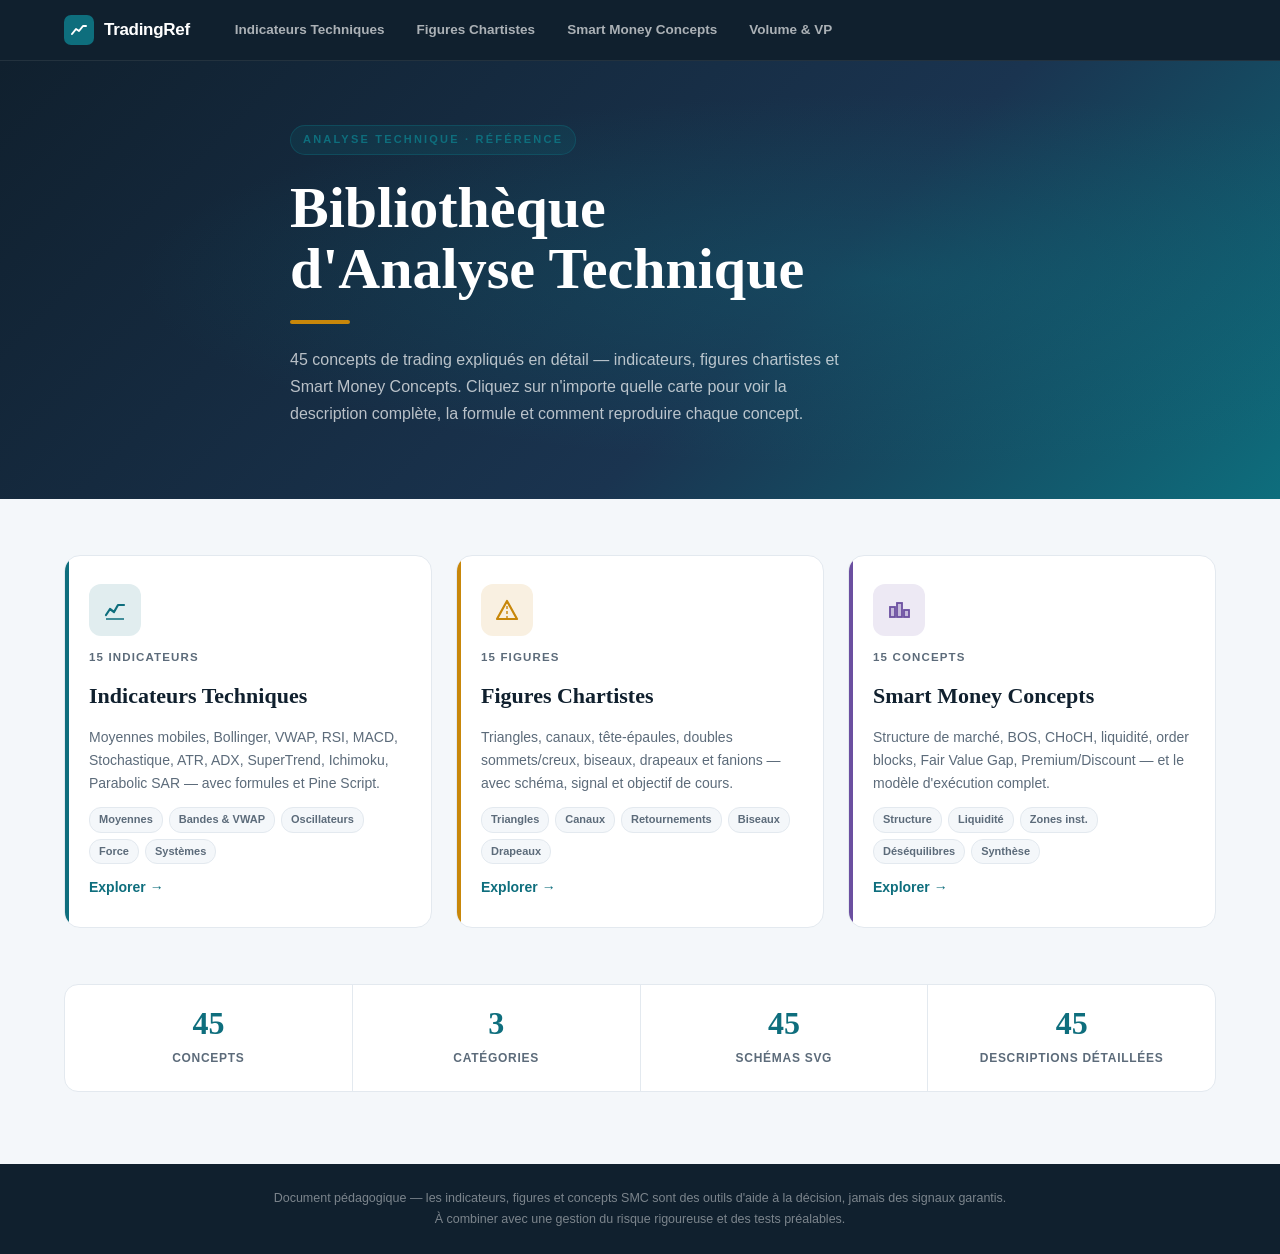
<file: index.html>
<!DOCTYPE html>
<html lang="fr">
<head>
  <meta charset="UTF-8">
  <meta name="viewport" content="width=device-width, initial-scale=1.0">
  <title>TradingRef — Bibliothèque d'Analyse Technique</title>
  <link rel="stylesheet" href="css/style.css">
</head>
<body>
  <nav class="nav">
    <div class="nav-inner">
      <a href="index.html" class="nav-logo">
        <div class="nav-logo-icon">
          <svg width="16" height="16" viewBox="0 0 16 16" fill="none"><polyline points="1,12 5,7 8,9 12,4 15,4" stroke="#fff" stroke-width="2" stroke-linecap="round" stroke-linejoin="round"/></svg>
        </div>
        TradingRef
      </a>
      <div class="nav-links">
        <a href="indicateurs.html" class="nav-link">Indicateurs Techniques</a>
        <a href="figures.html" class="nav-link">Figures Chartistes</a>
        <a href="smc.html" class="nav-link">Smart Money Concepts</a>
        <a href="volume.html" class="nav-link">Volume &amp; VP</a>
      </div>
    </div>
  </nav>

  <header class="hero">
    <div class="hero-inner">
      <div class="hero-badge">ANALYSE TECHNIQUE &middot; RÉFÉRENCE</div>
      <h1 class="hero-title">Bibliothèque<br>d'Analyse Technique</h1>
      <div class="hero-rule"></div>
      <p class="hero-sub">45 concepts de trading expliqués en détail — indicateurs, figures chartistes et Smart Money Concepts. Cliquez sur n'importe quelle carte pour voir la description complète, la formule et comment reproduire chaque concept.</p>
    </div>
  </header>

  <main class="main">
    <div class="category-grid">
      <a href="indicateurs.html" class="category-card">
        <div class="cat-icon cat-icon--teal">
          <svg width="24" height="24" viewBox="0 0 24 24" fill="none"><polyline points="3,17 7,11 11,14 15,7 21,7" stroke="#0E6E7D" stroke-width="2.2" stroke-linecap="round" stroke-linejoin="round"/><line x1="3" y1="21" x2="21" y2="21" stroke="#0E6E7D" stroke-width="1.5"/></svg>
        </div>
        <div class="cat-count">15 indicateurs</div>
        <h2>Indicateurs Techniques</h2>
        <p>Moyennes mobiles, Bollinger, VWAP, RSI, MACD, Stochastique, ATR, ADX, SuperTrend, Ichimoku, Parabolic SAR — avec formules et Pine Script.</p>
        <div class="cat-sections">
          <span>Moyennes</span>
          <span>Bandes &amp; VWAP</span>
          <span>Oscillateurs</span>
          <span>Force</span>
          <span>Systèmes</span>
        </div>
        <span class="cat-cta">Explorer &rarr;</span>
      </a>

      <a href="figures.html" class="category-card">
        <div class="cat-icon cat-icon--amber">
          <svg width="24" height="24" viewBox="0 0 24 24" fill="none"><polygon points="12,3 22,21 2,21" stroke="#C8870A" stroke-width="2.2" stroke-linejoin="round" fill="none"/><line x1="12" y1="3" x2="12" y2="21" stroke="#C8870A" stroke-width="1.4" stroke-dasharray="3 2"/></svg>
        </div>
        <div class="cat-count">15 figures</div>
        <h2>Figures Chartistes</h2>
        <p>Triangles, canaux, tête-épaules, doubles sommets/creux, biseaux, drapeaux et fanions — avec schéma, signal et objectif de cours.</p>
        <div class="cat-sections">
          <span>Triangles</span>
          <span>Canaux</span>
          <span>Retournements</span>
          <span>Biseaux</span>
          <span>Drapeaux</span>
        </div>
        <span class="cat-cta">Explorer &rarr;</span>
      </a>

      <a href="smc.html" class="category-card">
        <div class="cat-icon cat-icon--vio">
          <svg width="24" height="24" viewBox="0 0 24 24" fill="none"><rect x="3" y="9" width="5" height="10" fill="#6B4FA0" fill-opacity="0.3" stroke="#6B4FA0" stroke-width="1.8"/><rect x="10" y="5" width="5" height="14" fill="#6B4FA0" fill-opacity="0.3" stroke="#6B4FA0" stroke-width="1.8"/><rect x="17" y="12" width="5" height="7" fill="#6B4FA0" fill-opacity="0.3" stroke="#6B4FA0" stroke-width="1.8"/></svg>
        </div>
        <div class="cat-count">15 concepts</div>
        <h2>Smart Money Concepts</h2>
        <p>Structure de marché, BOS, CHoCH, liquidité, order blocks, Fair Value Gap, Premium/Discount — et le modèle d'exécution complet.</p>
        <div class="cat-sections">
          <span>Structure</span>
          <span>Liquidité</span>
          <span>Zones inst.</span>
          <span>Déséquilibres</span>
          <span>Synthèse</span>
        </div>
        <span class="cat-cta">Explorer &rarr;</span>
      </a>
    </div>

    <div class="stats-bar">
      <div class="stat"><span class="stat-num">45</span><span class="stat-label">Concepts</span></div>
      <div class="stat"><span class="stat-num">3</span><span class="stat-label">Catégories</span></div>
      <div class="stat"><span class="stat-num">45</span><span class="stat-label">Schémas SVG</span></div>
      <div class="stat"><span class="stat-num">45</span><span class="stat-label">Descriptions détaillées</span></div>
    </div>
  </main>

  <footer class="footer">
    <p>Document pédagogique — les indicateurs, figures et concepts SMC sont des outils d'aide à la décision, jamais des signaux garantis.<br>À combiner avec une gestion du risque rigoureuse et des tests préalables.</p>
  </footer>
</body>
</html>
</file>
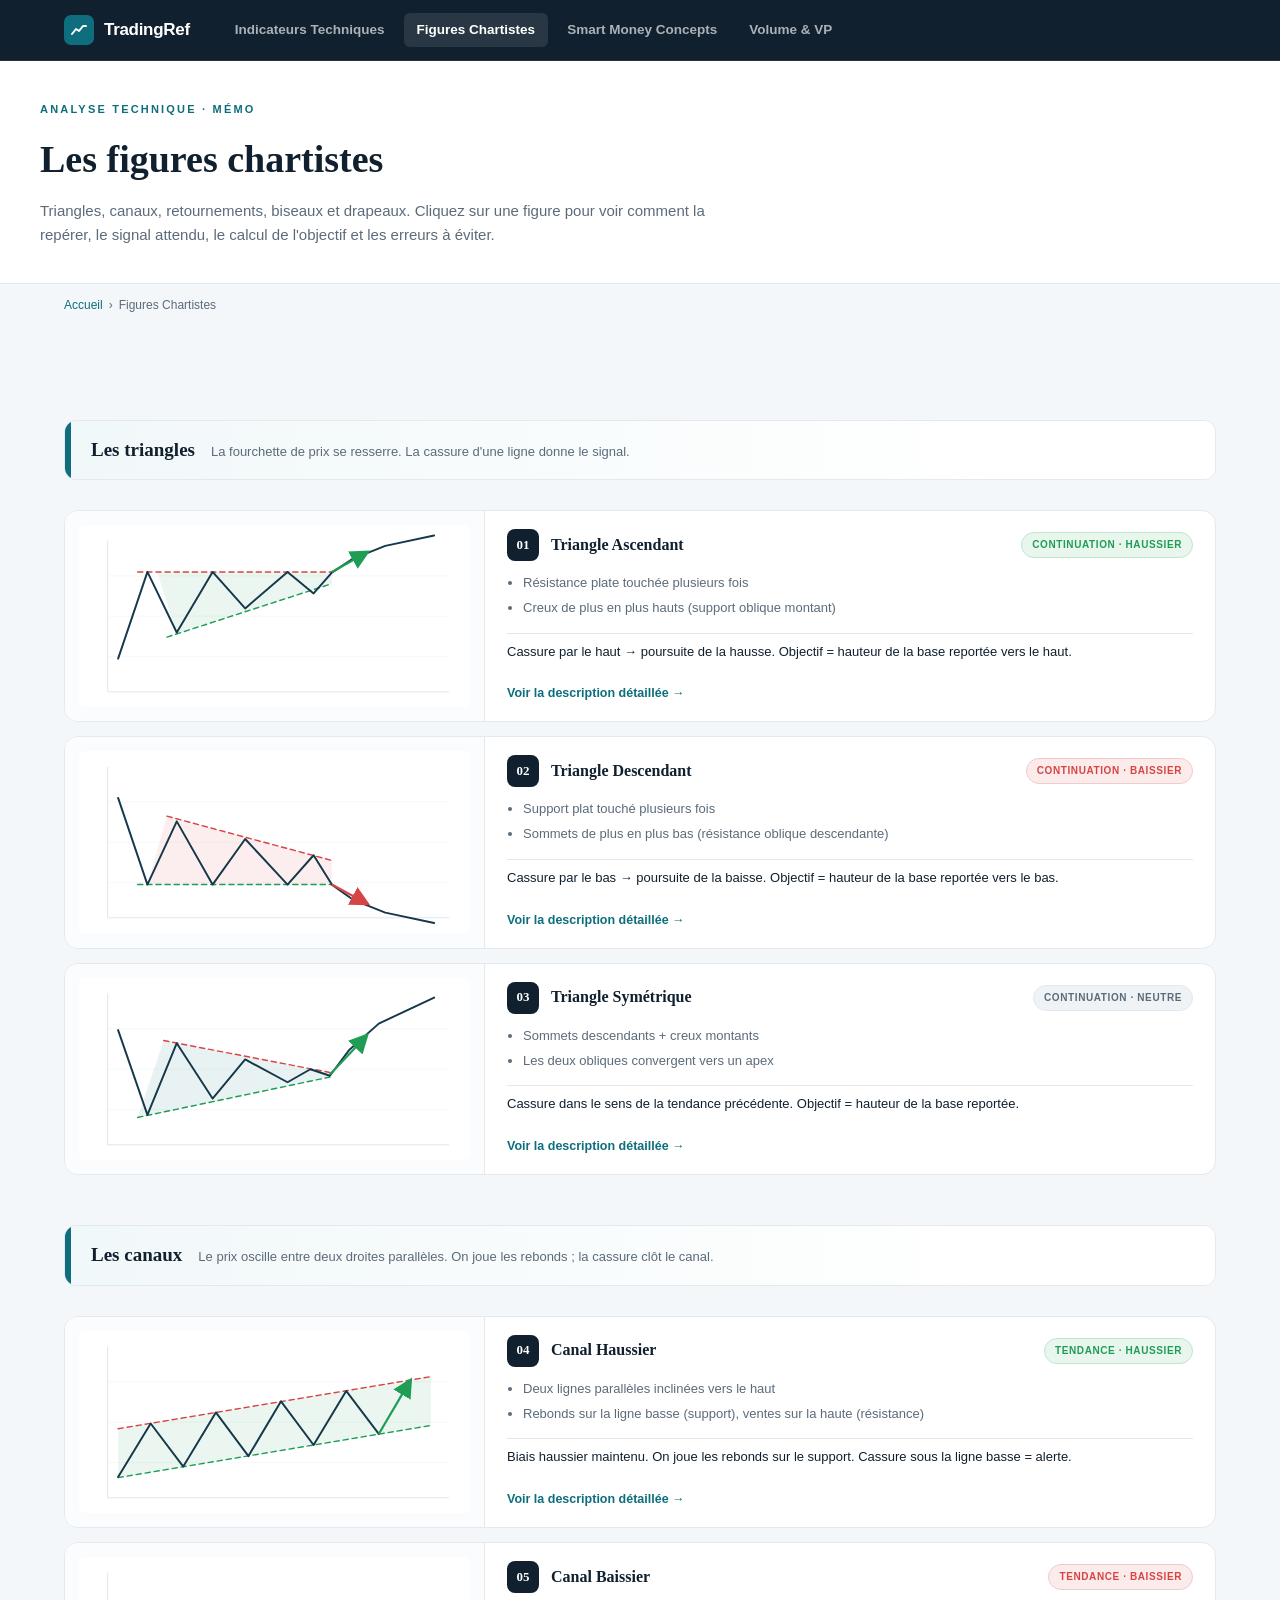
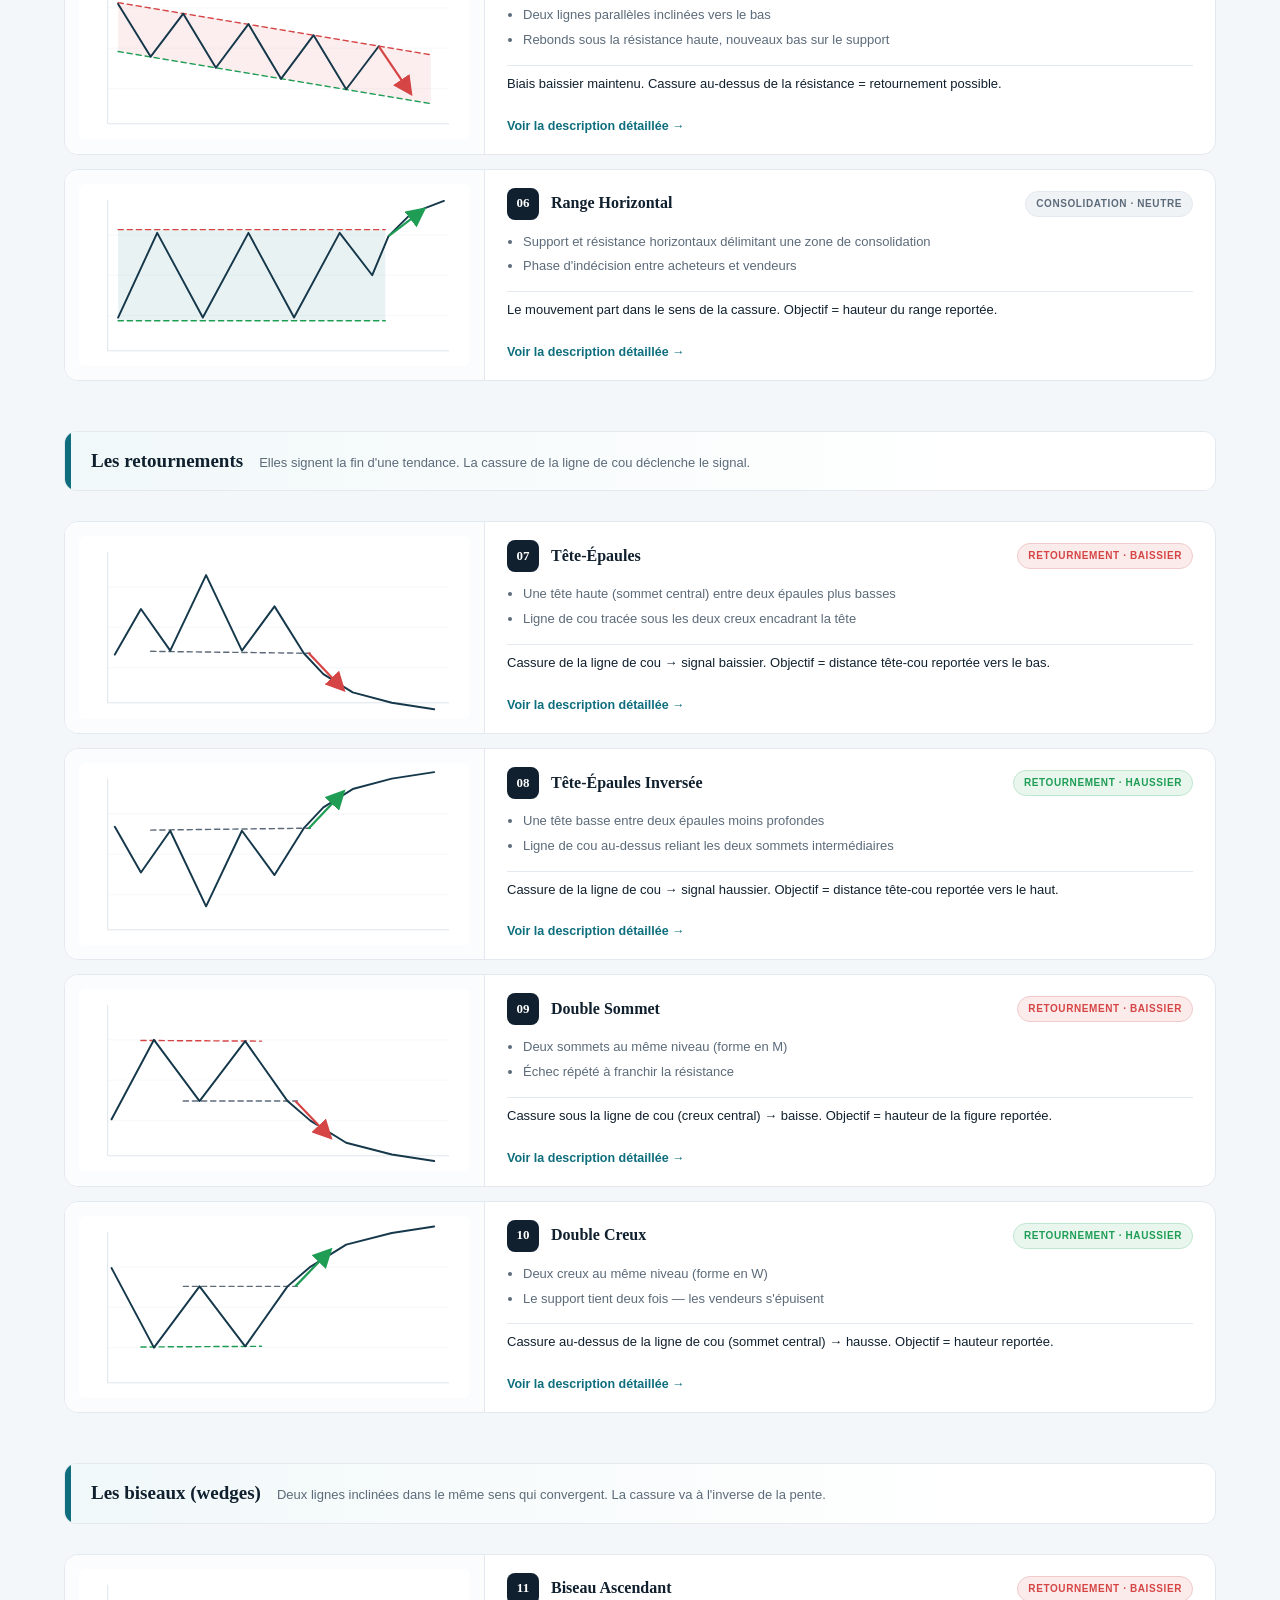
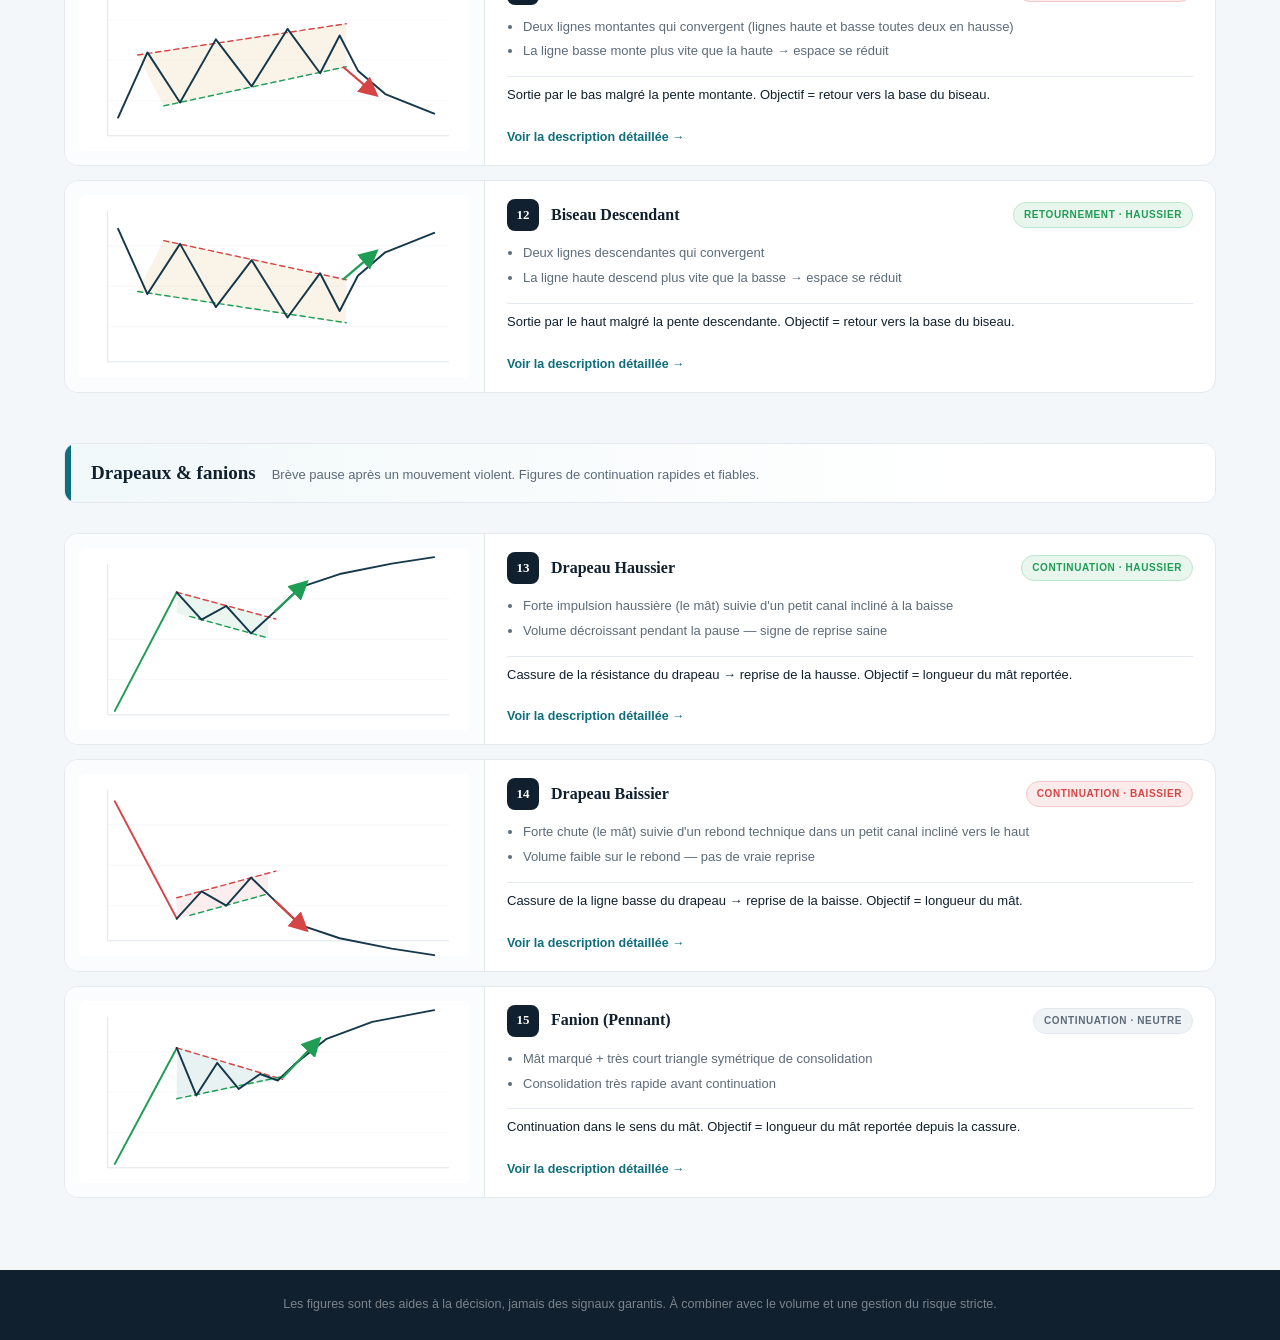
<file: figures.html>
<!DOCTYPE html>
<html lang="fr">
<head>
  <meta charset="UTF-8">
  <meta name="viewport" content="width=device-width, initial-scale=1.0">
  <title>Figures Chartistes — TradingRef</title>
  <link rel="stylesheet" href="css/style.css">
</head>
<body data-page="figures">
  <nav class="nav">
    <div class="nav-inner">
      <a href="index.html" class="nav-logo">
        <div class="nav-logo-icon">
          <svg width="16" height="16" viewBox="0 0 16 16" fill="none"><polyline points="1,12 5,7 8,9 12,4 15,4" stroke="#fff" stroke-width="2" stroke-linecap="round" stroke-linejoin="round"/></svg>
        </div>
        TradingRef
      </a>
      <div class="nav-links">
        <a href="indicateurs.html" class="nav-link">Indicateurs Techniques</a>
        <a href="figures.html" class="nav-link active">Figures Chartistes</a>
        <a href="smc.html" class="nav-link">Smart Money Concepts</a>
        <a href="volume.html" class="nav-link">Volume &amp; VP</a>
      </div>
    </div>
  </nav>

  <div class="page-header">
    <div class="page-header-inner">
      <div class="page-kicker">Analyse Technique &middot; Mémo</div>
      <h1>Les figures chartistes</h1>
      <p>Triangles, canaux, retournements, biseaux et drapeaux. Cliquez sur une figure pour voir comment la repérer, le signal attendu, le calcul de l'objectif et les erreurs à éviter.</p>
    </div>
  </div>

  <div class="breadcrumb">
    <a href="index.html">Accueil</a>
    <span>&rsaquo;</span>
    <span>Figures Chartistes</span>
  </div>

  <main class="main">
    <div class="cards-grid" id="cards"></div>
  </main>

  <footer class="footer">
    <p>Les figures sont des aides à la décision, jamais des signaux garantis. À combiner avec le volume et une gestion du risque stricte.</p>
  </footer>

  <!-- Modal -->
  <div class="modal-overlay" id="modal-overlay">
    <div class="modal" id="modal-body"></div>
  </div>

  <script src="js/charts.js"></script>
  <script src="js/data.js"></script>
  <script src="js/app.js"></script>
</body>
</html>
</file>
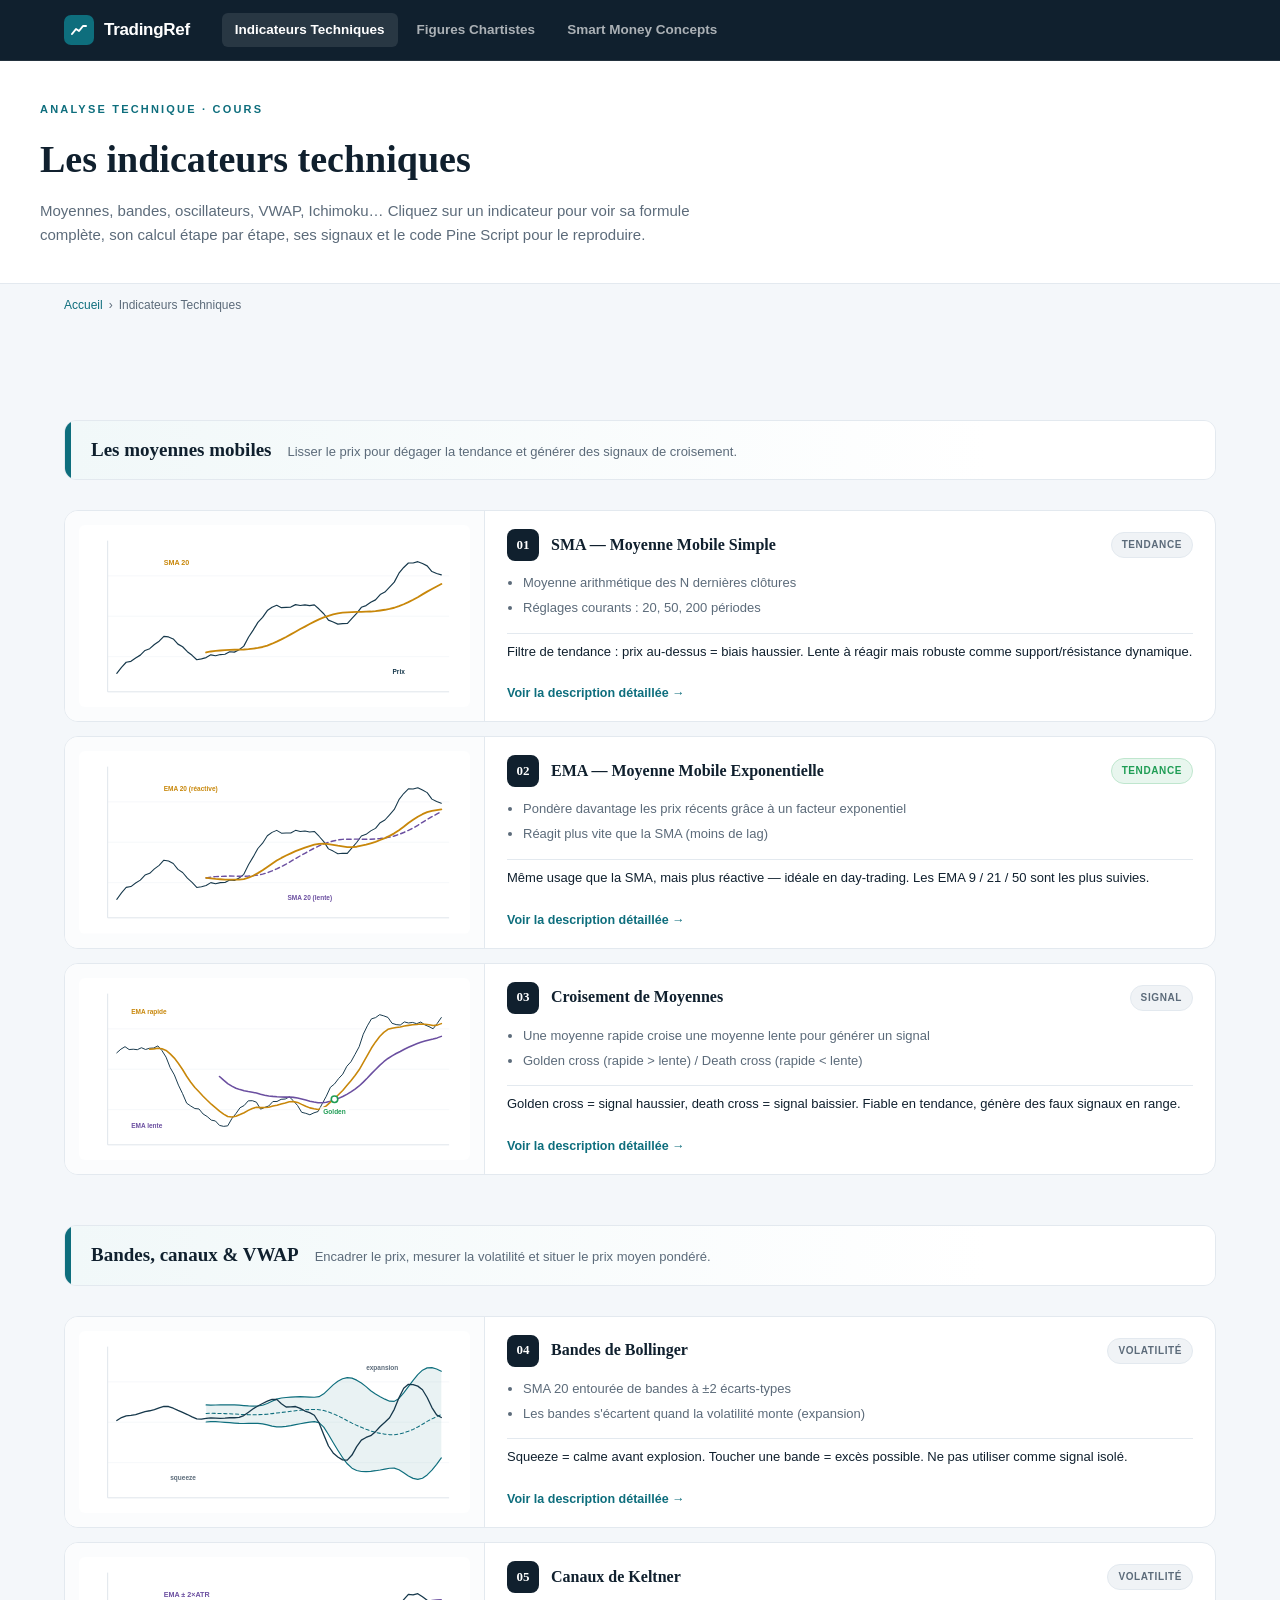
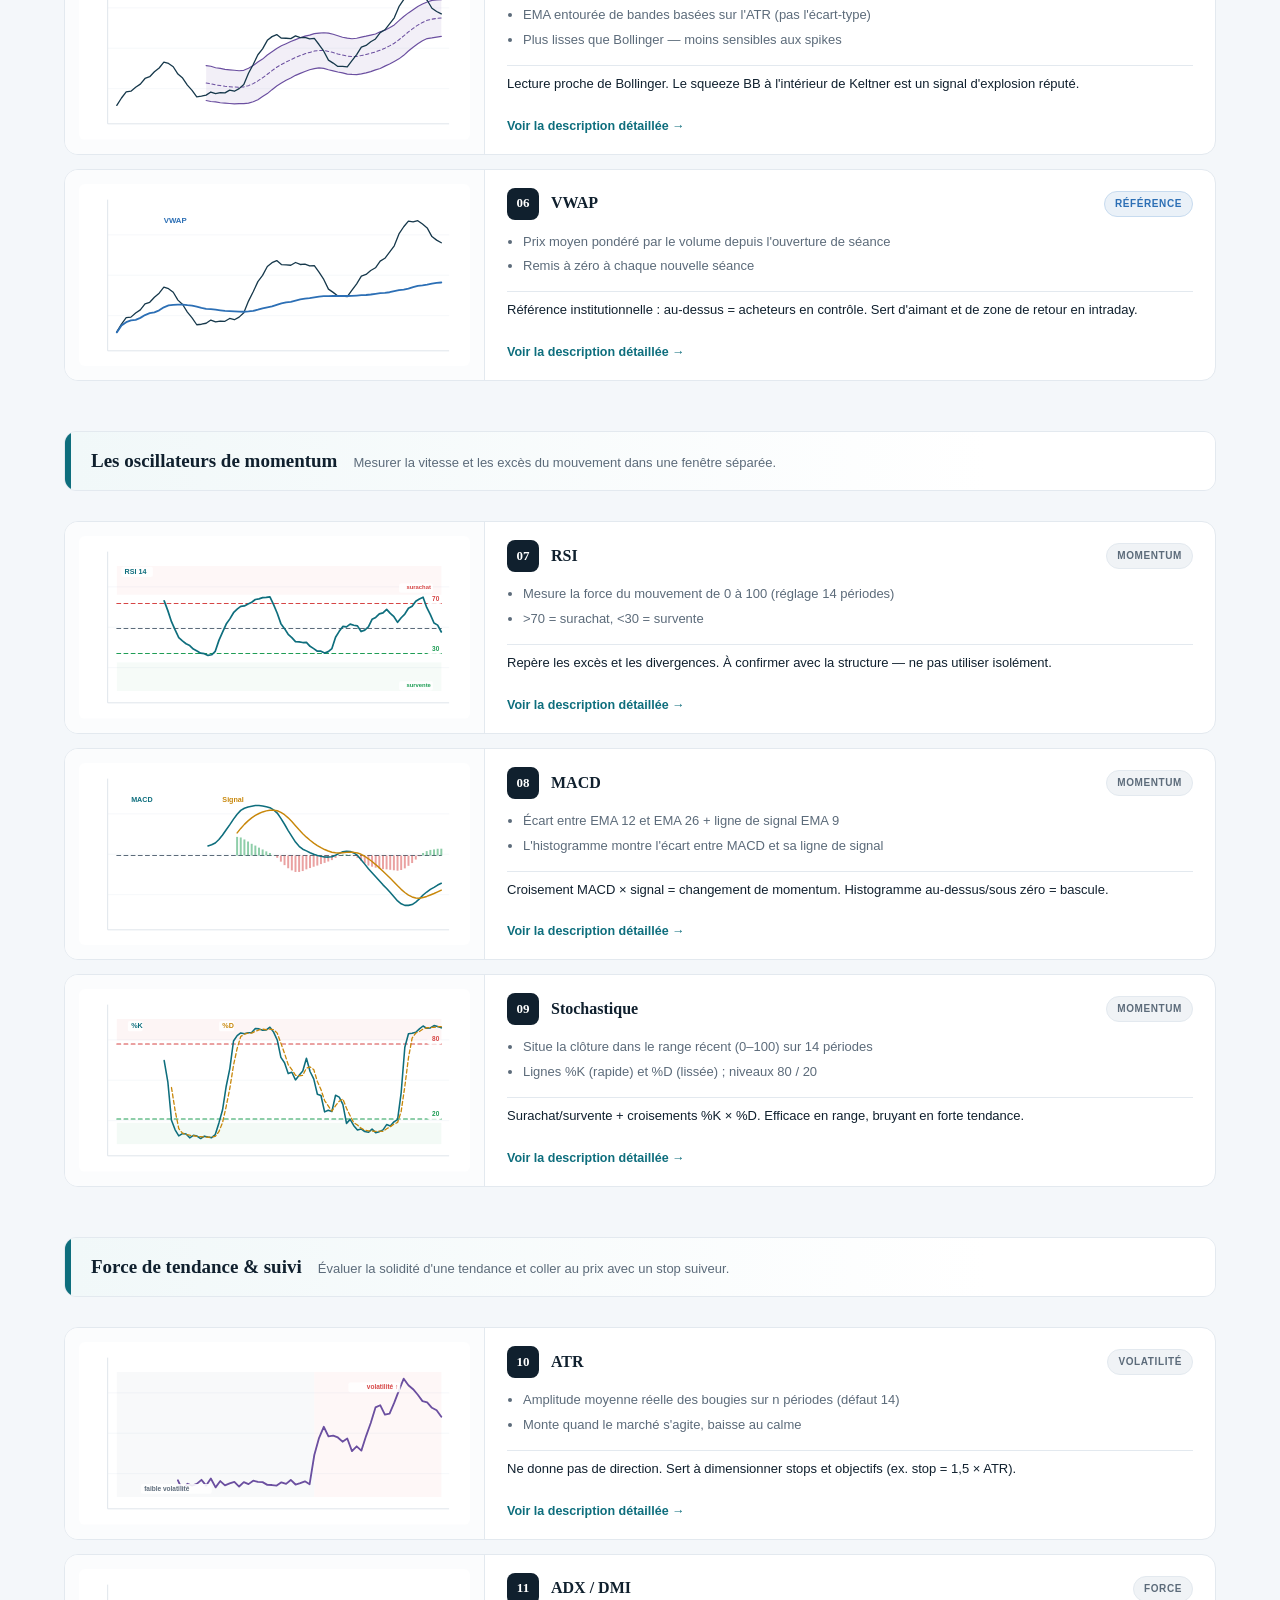
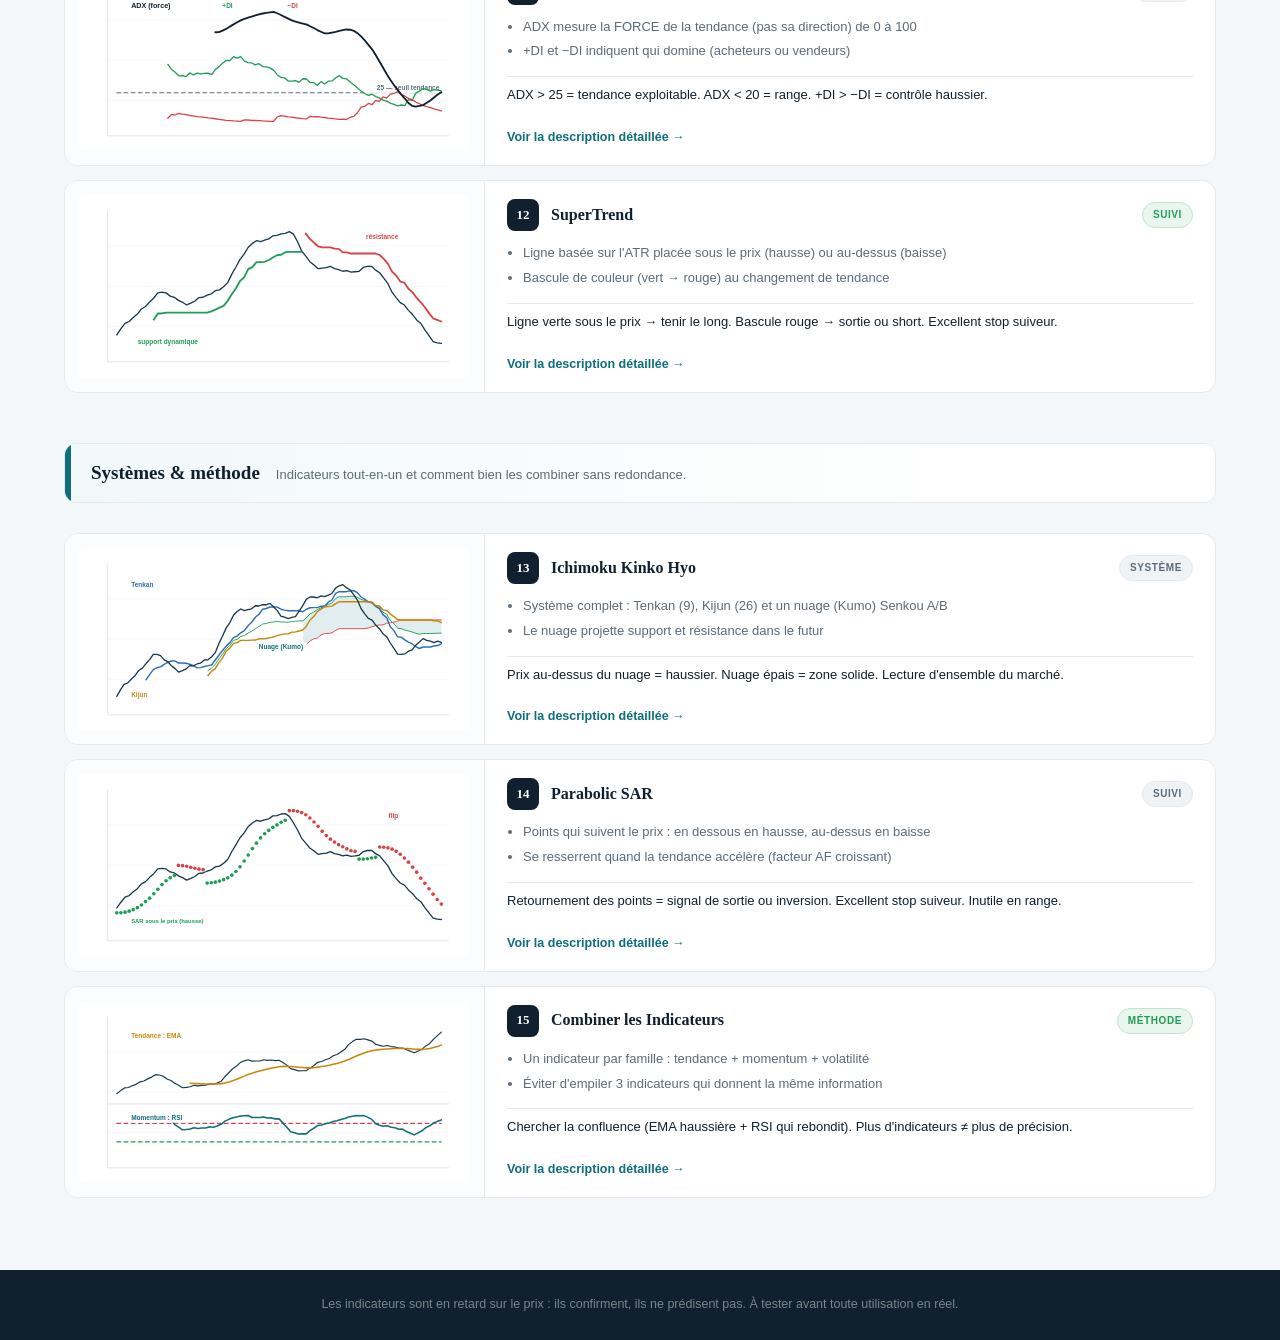
<file: indicateurs.html>
<!DOCTYPE html>
<html lang="fr">
<head>
  <meta charset="UTF-8">
  <meta name="viewport" content="width=device-width, initial-scale=1.0">
  <title>Indicateurs Techniques — TradingRef</title>
  <link rel="stylesheet" href="css/style.css">
</head>
<body data-page="indicateurs">
  <nav class="nav">
    <div class="nav-inner">
      <a href="index.html" class="nav-logo">
        <div class="nav-logo-icon">
          <svg width="16" height="16" viewBox="0 0 16 16" fill="none"><polyline points="1,12 5,7 8,9 12,4 15,4" stroke="#fff" stroke-width="2" stroke-linecap="round" stroke-linejoin="round"/></svg>
        </div>
        TradingRef
      </a>
      <div class="nav-links">
        <a href="indicateurs.html" class="nav-link active">Indicateurs Techniques</a>
        <a href="figures.html" class="nav-link">Figures Chartistes</a>
        <a href="smc.html" class="nav-link">Smart Money Concepts</a>
      </div>
    </div>
  </nav>

  <div class="page-header">
    <div class="page-header-inner">
      <div class="page-kicker">Analyse Technique &middot; Cours</div>
      <h1>Les indicateurs techniques</h1>
      <p>Moyennes, bandes, oscillateurs, VWAP, Ichimoku&hellip; Cliquez sur un indicateur pour voir sa formule complète, son calcul étape par étape, ses signaux et le code Pine Script pour le reproduire.</p>
    </div>
  </div>

  <div class="breadcrumb">
    <a href="index.html">Accueil</a>
    <span>&rsaquo;</span>
    <span>Indicateurs Techniques</span>
  </div>

  <main class="main">
    <div class="cards-grid" id="cards"></div>
  </main>

  <footer class="footer">
    <p>Les indicateurs sont en retard sur le prix : ils confirment, ils ne prédisent pas. À tester avant toute utilisation en réel.</p>
  </footer>

  <!-- Modal -->
  <div class="modal-overlay" id="modal-overlay">
    <div class="modal" id="modal-body"></div>
  </div>

  <script src="js/charts.js"></script>
  <script src="js/data.js"></script>
  <script src="js/app.js"></script>
</body>
</html>
</file>
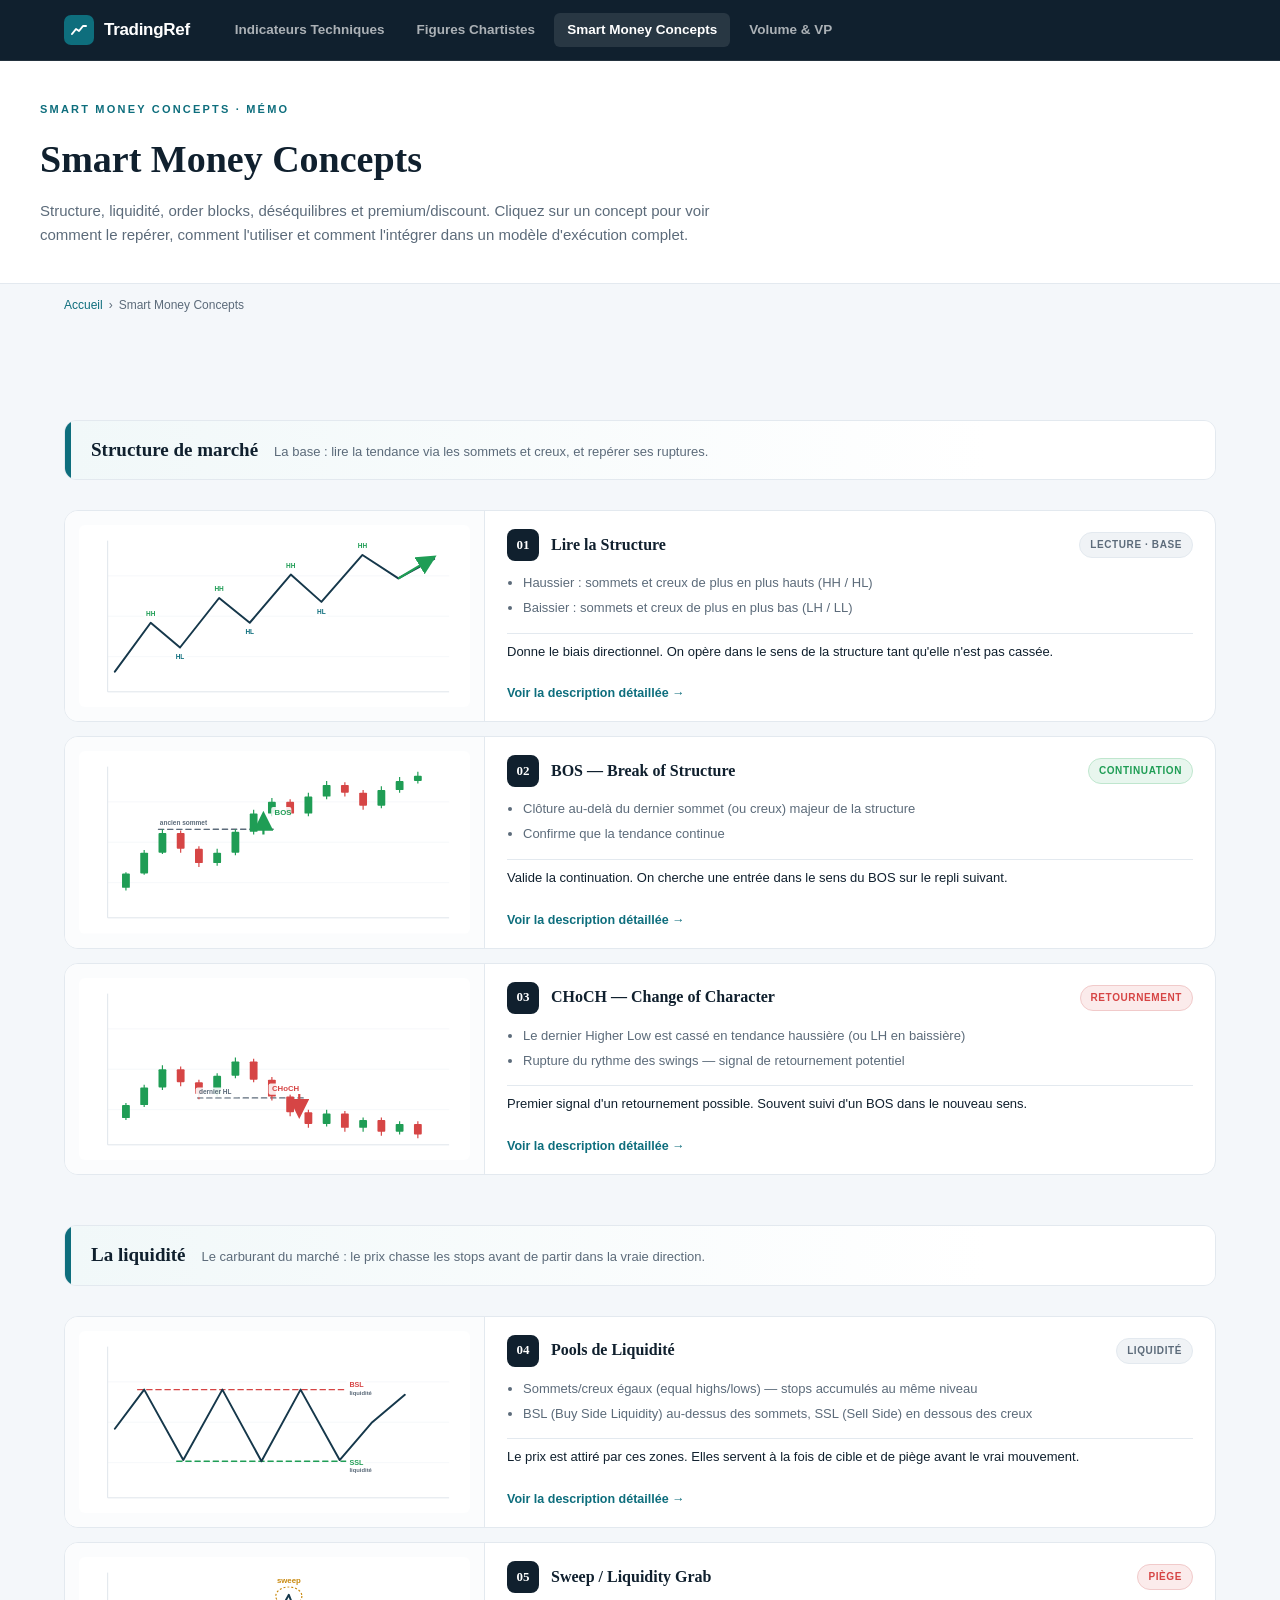
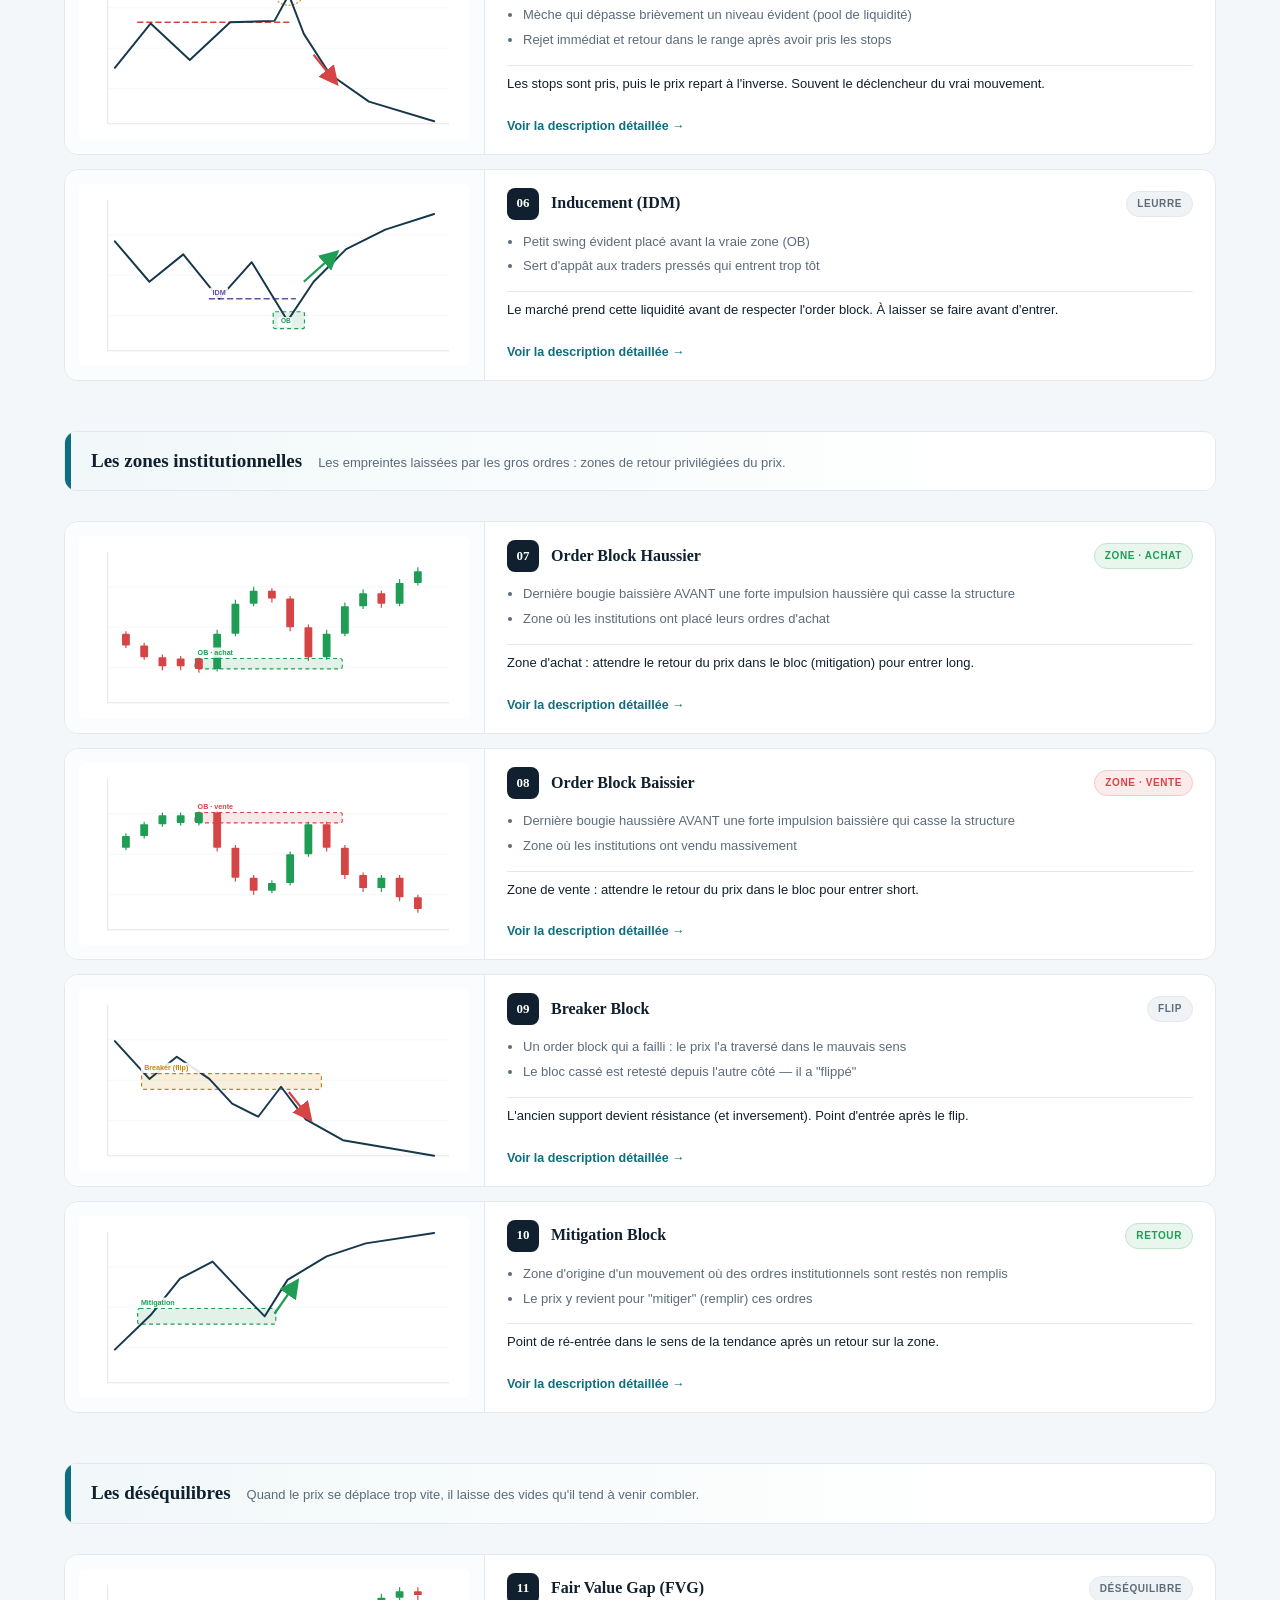
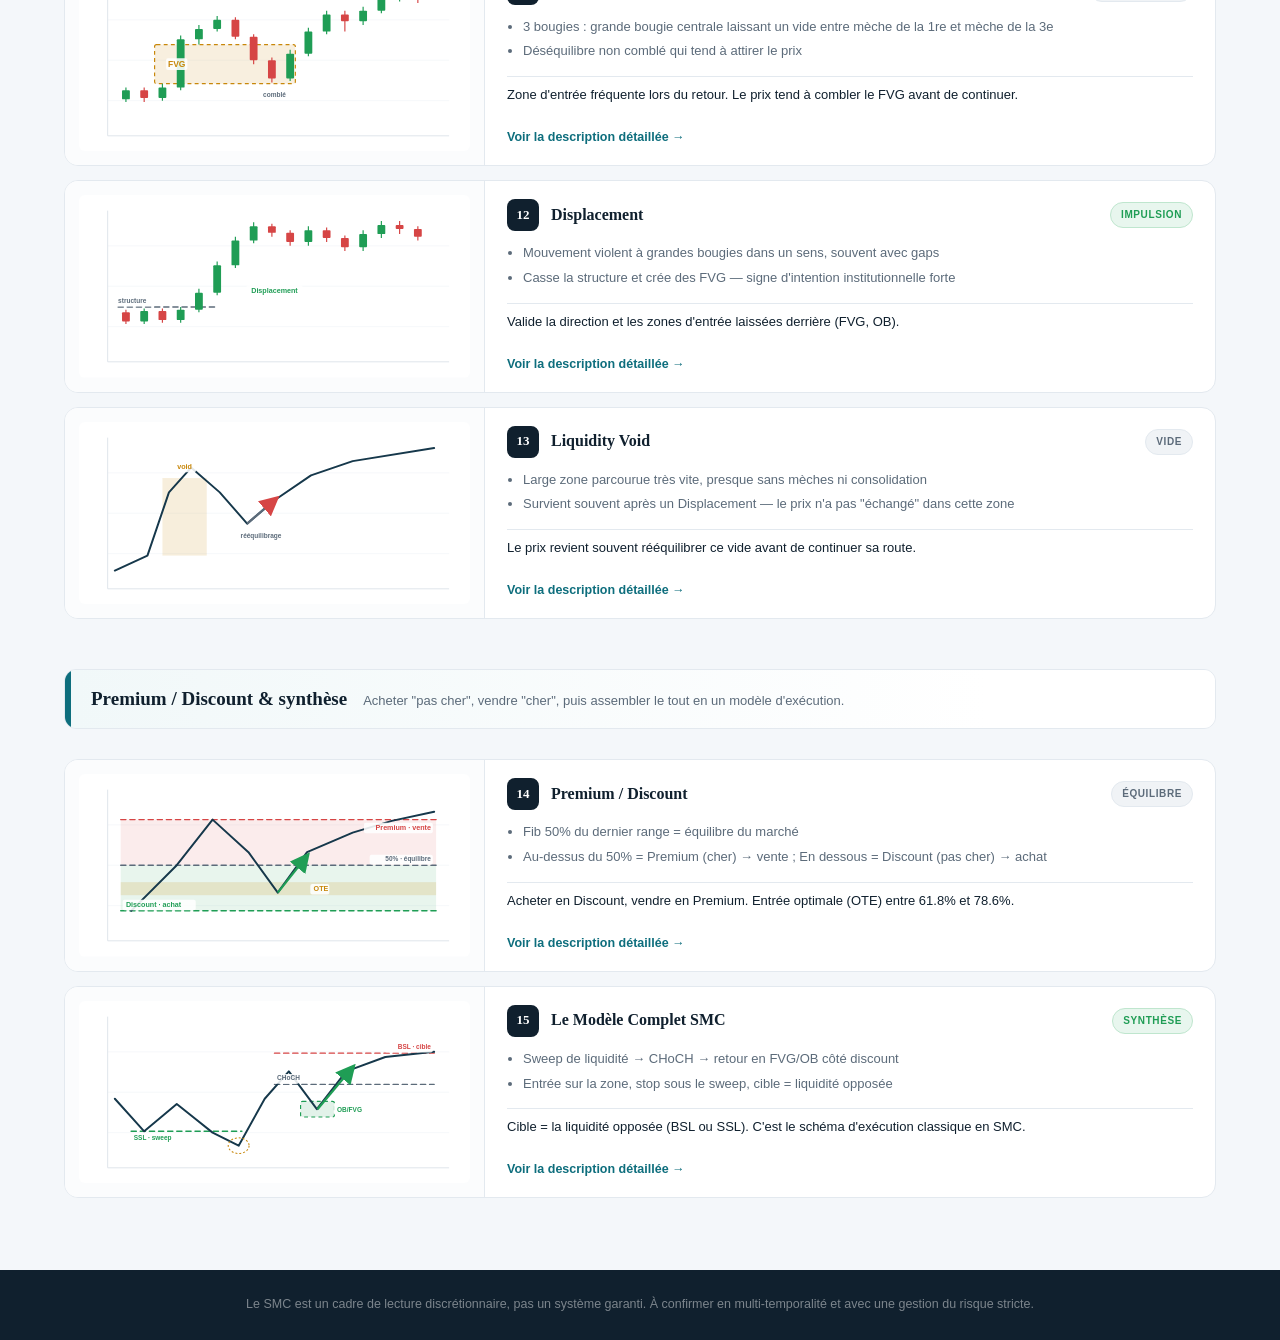
<file: smc.html>
<!DOCTYPE html>
<html lang="fr">
<head>
  <meta charset="UTF-8">
  <meta name="viewport" content="width=device-width, initial-scale=1.0">
  <title>Smart Money Concepts — TradingRef</title>
  <link rel="stylesheet" href="css/style.css">
</head>
<body data-page="smc">
  <nav class="nav">
    <div class="nav-inner">
      <a href="index.html" class="nav-logo">
        <div class="nav-logo-icon">
          <svg width="16" height="16" viewBox="0 0 16 16" fill="none"><polyline points="1,12 5,7 8,9 12,4 15,4" stroke="#fff" stroke-width="2" stroke-linecap="round" stroke-linejoin="round"/></svg>
        </div>
        TradingRef
      </a>
      <div class="nav-links">
        <a href="indicateurs.html" class="nav-link">Indicateurs Techniques</a>
        <a href="figures.html" class="nav-link">Figures Chartistes</a>
        <a href="smc.html" class="nav-link active">Smart Money Concepts</a>
        <a href="volume.html" class="nav-link">Volume &amp; VP</a>
      </div>
    </div>
  </nav>

  <div class="page-header">
    <div class="page-header-inner">
      <div class="page-kicker">Smart Money Concepts &middot; Mémo</div>
      <h1>Smart Money Concepts</h1>
      <p>Structure, liquidité, order blocks, déséquilibres et premium/discount. Cliquez sur un concept pour voir comment le repérer, comment l'utiliser et comment l'intégrer dans un modèle d'exécution complet.</p>
    </div>
  </div>

  <div class="breadcrumb">
    <a href="index.html">Accueil</a>
    <span>&rsaquo;</span>
    <span>Smart Money Concepts</span>
  </div>

  <main class="main">
    <div class="cards-grid" id="cards"></div>
  </main>

  <footer class="footer">
    <p>Le SMC est un cadre de lecture discrétionnaire, pas un système garanti. À confirmer en multi-temporalité et avec une gestion du risque stricte.</p>
  </footer>

  <!-- Modal -->
  <div class="modal-overlay" id="modal-overlay">
    <div class="modal" id="modal-body"></div>
  </div>

  <script src="js/charts.js"></script>
  <script src="js/data.js"></script>
  <script src="js/app.js"></script>
</body>
</html>
</file>
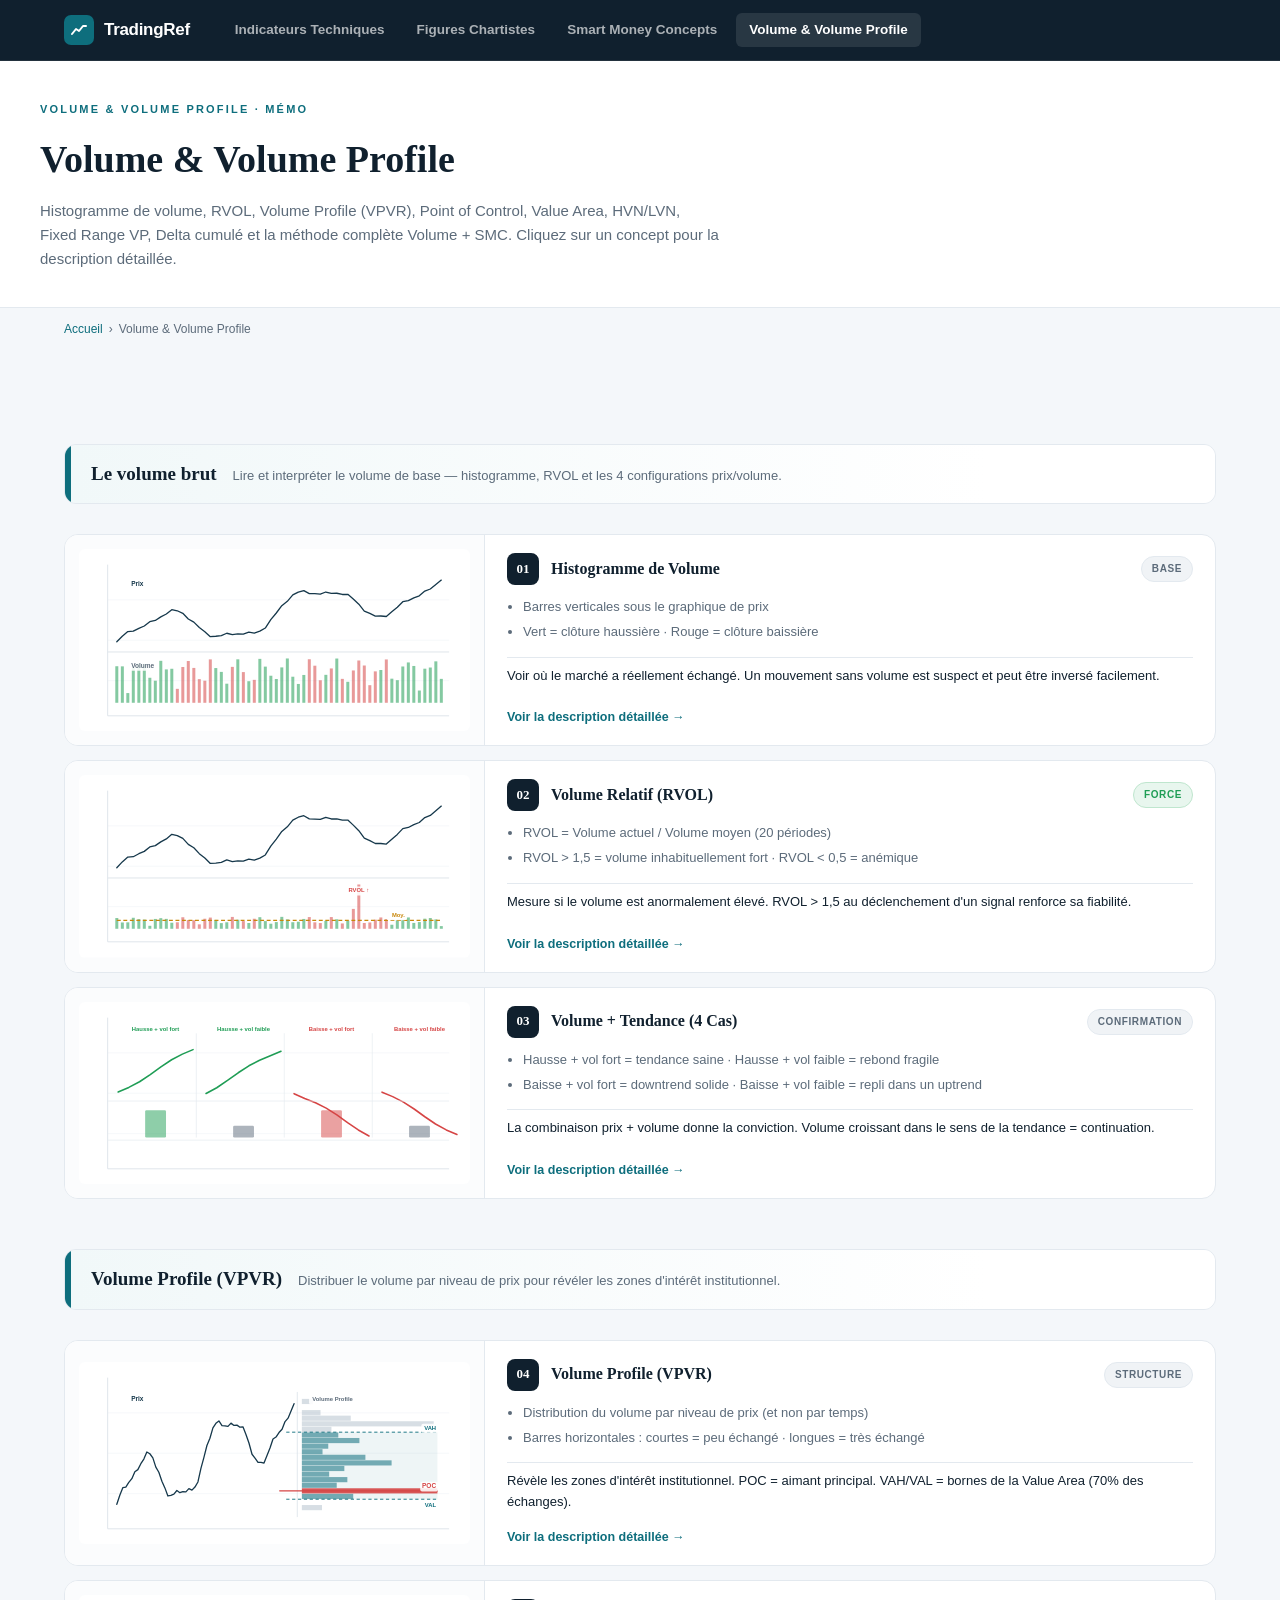
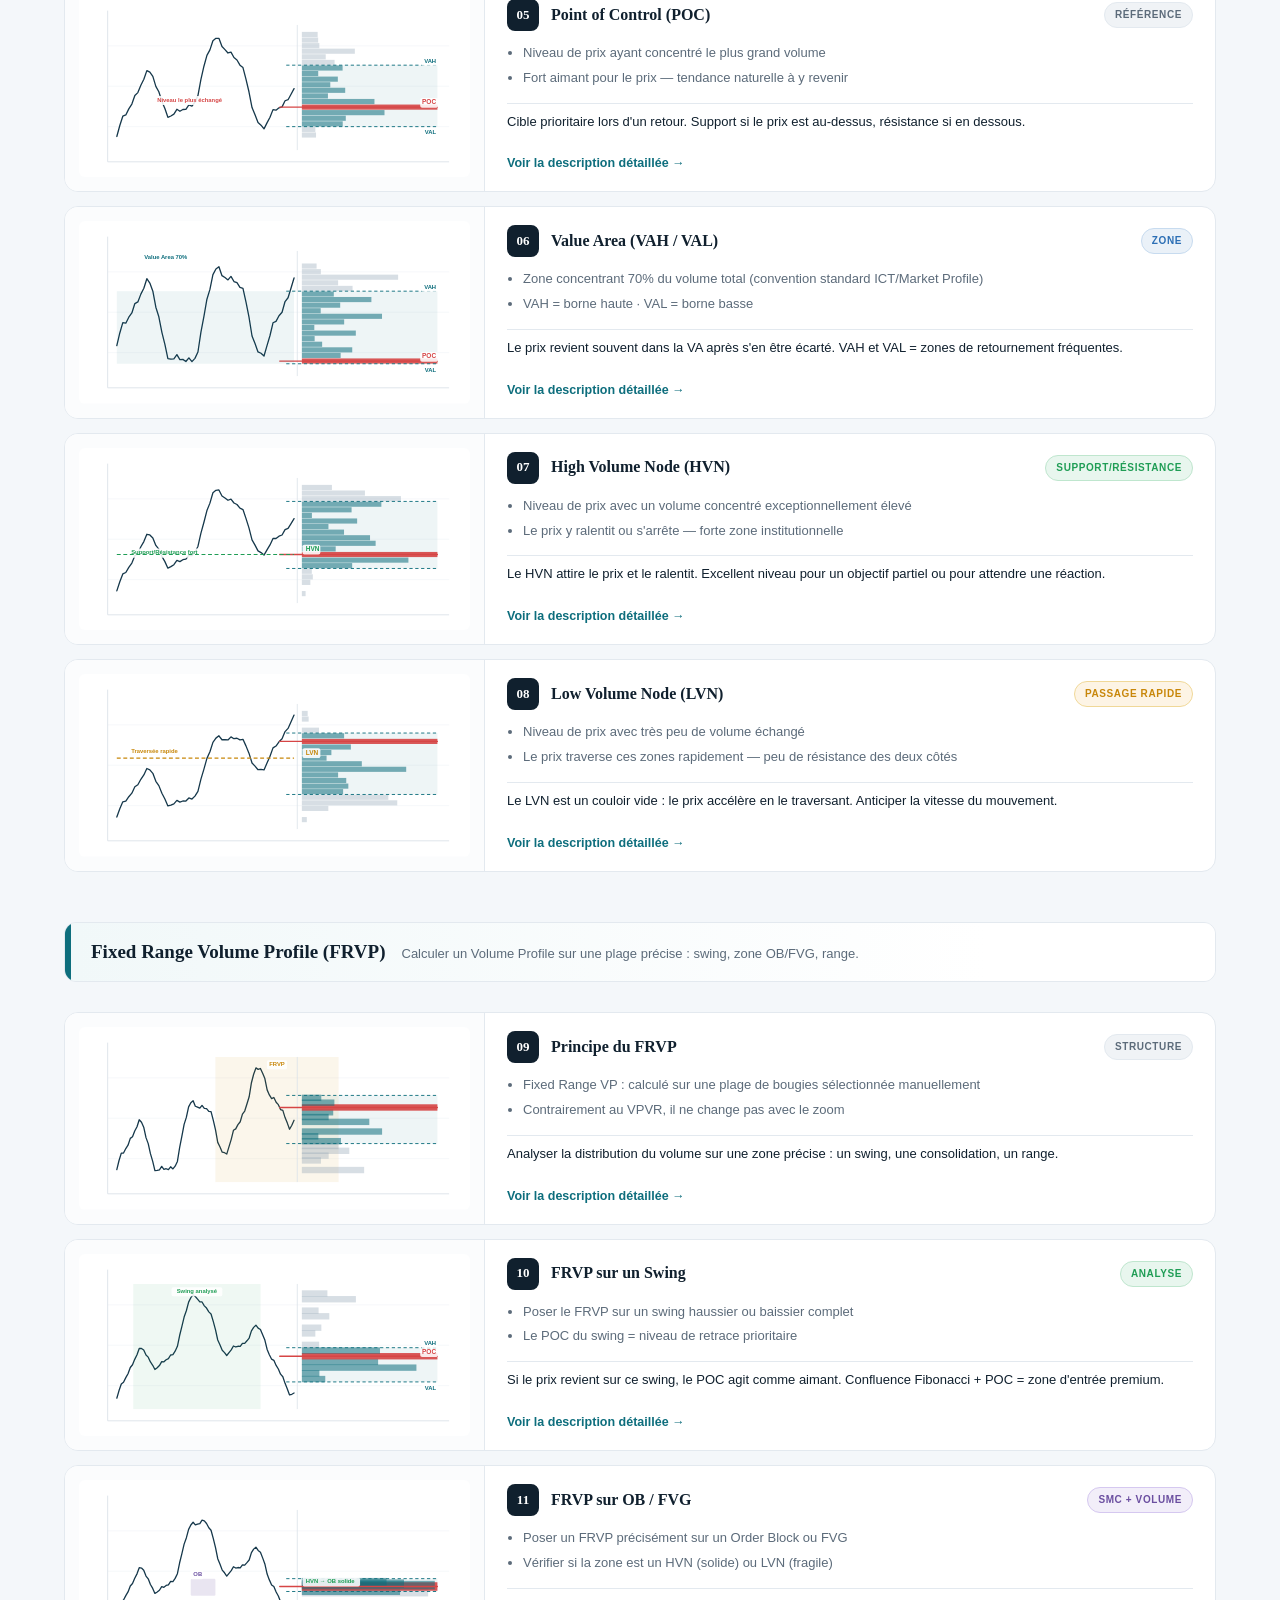
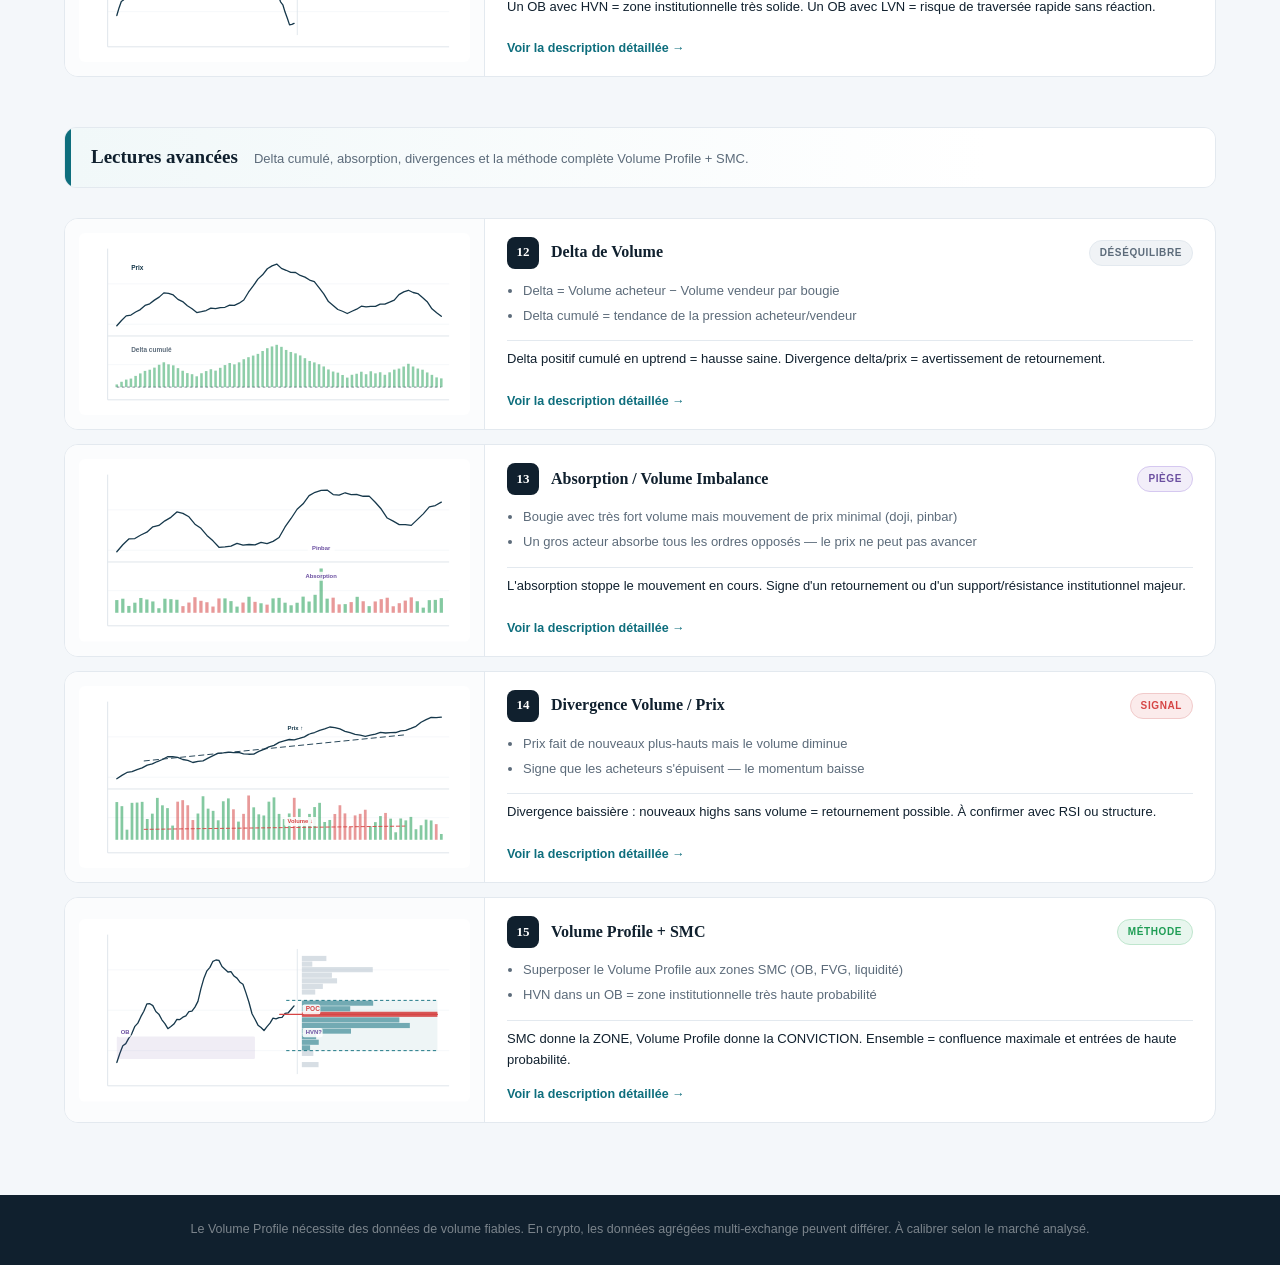
<file: volume.html>
<!DOCTYPE html>
<html lang="fr">
<head>
  <meta charset="UTF-8">
  <meta name="viewport" content="width=device-width, initial-scale=1.0">
  <title>Volume &amp; Volume Profile — TradingRef</title>
  <link rel="stylesheet" href="css/style.css">
</head>
<body data-page="volume">
  <nav class="nav">
    <div class="nav-inner">
      <a href="index.html" class="nav-logo">
        <div class="nav-logo-icon">
          <svg width="16" height="16" viewBox="0 0 16 16" fill="none"><polyline points="1,12 5,7 8,9 12,4 15,4" stroke="#fff" stroke-width="2" stroke-linecap="round" stroke-linejoin="round"/></svg>
        </div>
        TradingRef
      </a>
      <div class="nav-links">
        <a href="indicateurs.html" class="nav-link">Indicateurs Techniques</a>
        <a href="figures.html" class="nav-link">Figures Chartistes</a>
        <a href="smc.html" class="nav-link">Smart Money Concepts</a>
        <a href="volume.html" class="nav-link active">Volume &amp; Volume Profile</a>
      </div>
    </div>
  </nav>

  <div class="page-header">
    <div class="page-header-inner">
      <div class="page-kicker">Volume &amp; Volume Profile &middot; Mémo</div>
      <h1>Volume &amp; Volume Profile</h1>
      <p>Histogramme de volume, RVOL, Volume Profile (VPVR), Point of Control, Value Area, HVN/LVN, Fixed Range VP, Delta cumulé et la méthode complète Volume + SMC. Cliquez sur un concept pour la description détaillée.</p>
    </div>
  </div>

  <div class="breadcrumb">
    <a href="index.html">Accueil</a>
    <span>&rsaquo;</span>
    <span>Volume &amp; Volume Profile</span>
  </div>

  <main class="main">
    <div class="cards-grid" id="cards"></div>
  </main>

  <footer class="footer">
    <p>Le Volume Profile nécessite des données de volume fiables. En crypto, les données agrégées multi-exchange peuvent différer. À calibrer selon le marché analysé.</p>
  </footer>

  <!-- Modal -->
  <div class="modal-overlay" id="modal-overlay">
    <div class="modal" id="modal-body"></div>
  </div>

  <script src="js/charts.js"></script>
  <script src="js/data.js"></script>
  <script src="js/app.js"></script>
</body>
</html>
</file>
<file: css/style.css>
:root {
  --ink:   #10202E;
  --muted: #5C6B7A;
  --line:  #E3E9EF;
  --bull:  #1F9D55;
  --bear:  #D64545;
  --teal:  #0E6E7D;
  --amber: #C8870A;
  --price: #16384B;
  --paper: #FBFCFD;
  --vio:   #6B4FA0;
  --blue:  #2C6FB5;
  --bg:    #F4F7FA;
}

*, *::before, *::after { box-sizing: border-box; margin: 0; padding: 0; }

body {
  font-family: 'Arial', 'Helvetica Neue', sans-serif;
  background: var(--bg);
  color: var(--ink);
  font-size: 15px;
  line-height: 1.6;
}

/* ── Navigation ─────────────────────────────── */
.nav {
  position: sticky;
  top: 0;
  z-index: 100;
  background: var(--ink);
  border-bottom: 1px solid rgba(255,255,255,0.08);
}
.nav-inner {
  max-width: 1200px;
  margin: 0 auto;
  padding: 0 24px;
  height: 60px;
  display: flex;
  align-items: center;
  gap: 32px;
}
.nav-logo {
  display: flex;
  align-items: center;
  gap: 10px;
  text-decoration: none;
  color: #fff;
  font-weight: 700;
  font-size: 17px;
  letter-spacing: -.3px;
  flex-shrink: 0;
}
.nav-logo-icon {
  width: 30px;
  height: 30px;
  background: var(--teal);
  border-radius: 7px;
  display: flex;
  align-items: center;
  justify-content: center;
}
.nav-links {
  display: flex;
  gap: 6px;
  align-items: center;
  flex: 1;
}
.nav-link {
  text-decoration: none;
  color: rgba(255,255,255,.65);
  font-size: 13.5px;
  font-weight: 600;
  padding: 6px 13px;
  border-radius: 6px;
  transition: all .15s;
  white-space: nowrap;
}
.nav-link:hover, .nav-link.active {
  color: #fff;
  background: rgba(255,255,255,.10);
}

/* ── Hero ────────────────────────────────────── */
.hero {
  background: linear-gradient(135deg, var(--ink) 0%, #1a3450 60%, var(--teal) 100%);
  color: #fff;
  padding: 64px 24px 72px;
  position: relative;
  overflow: hidden;
}
.hero::after {
  content: '';
  position: absolute;
  inset: 0;
  background: radial-gradient(ellipse at 70% 50%, rgba(14,110,125,.35) 0%, transparent 60%);
  pointer-events: none;
}
.hero-inner {
  max-width: 700px;
  margin: 0 auto;
  position: relative;
  z-index: 1;
}
.hero-badge {
  display: inline-block;
  letter-spacing: .2em;
  font-size: 11px;
  color: var(--teal);
  font-weight: 700;
  background: rgba(14,110,125,.18);
  border: 1px solid rgba(14,110,125,.4);
  padding: 5px 12px;
  border-radius: 20px;
  margin-bottom: 22px;
}
.hero-title {
  font-family: Georgia, 'Times New Roman', serif;
  font-size: clamp(36px, 6vw, 58px);
  line-height: 1.06;
  margin-bottom: 20px;
  font-weight: 700;
}
.hero-rule {
  width: 60px;
  height: 4px;
  background: var(--amber);
  border-radius: 2px;
  margin-bottom: 22px;
}
.hero-sub {
  font-size: 16px;
  color: rgba(255,255,255,.70);
  max-width: 560px;
  line-height: 1.7;
}

/* ── Main Container ──────────────────────────── */
.main {
  max-width: 1200px;
  margin: 0 auto;
  padding: 56px 24px 72px;
}

/* ── Category Grid (Homepage) ────────────────── */
.category-grid {
  display: grid;
  grid-template-columns: repeat(3, 1fr);
  gap: 24px;
  margin-bottom: 56px;
}
@media (max-width: 900px) { .category-grid { grid-template-columns: 1fr; } }

.category-card {
  display: flex;
  flex-direction: column;
  gap: 12px;
  background: #fff;
  border: 1px solid var(--line);
  border-radius: 16px;
  padding: 28px 24px;
  text-decoration: none;
  color: var(--ink);
  transition: transform .15s, box-shadow .15s, border-color .15s;
  position: relative;
  overflow: hidden;
}
.category-card::before {
  content: '';
  position: absolute;
  top: 0; left: 0;
  width: 4px;
  height: 100%;
  transition: height .2s;
}
.category-card:nth-child(1)::before { background: var(--teal); }
.category-card:nth-child(2)::before { background: var(--amber); }
.category-card:nth-child(3)::before { background: var(--vio); }
.category-card:hover {
  transform: translateY(-4px);
  box-shadow: 0 12px 40px rgba(0,0,0,.10);
  border-color: rgba(0,0,0,.15);
}
.cat-icon {
  width: 52px;
  height: 52px;
  border-radius: 12px;
  display: flex;
  align-items: center;
  justify-content: center;
  font-size: 22px;
}
.cat-icon--teal  { background: rgba(14,110,125,.12); color: var(--teal); }
.cat-icon--amber { background: rgba(200,135,10,.12); color: var(--amber); }
.cat-icon--vio   { background: rgba(107,79,160,.12); color: var(--vio); }
.cat-icon--blue  { background: rgba(44,111,181,.12); color: var(--blue); }
.cat-count {
  font-size: 11.5px;
  font-weight: 700;
  letter-spacing: .1em;
  color: var(--muted);
  text-transform: uppercase;
}
.category-card h2 {
  font-family: Georgia, serif;
  font-size: 22px;
  font-weight: 700;
}
.category-card p {
  font-size: 14px;
  color: var(--muted);
  line-height: 1.65;
  flex: 1;
}
.cat-sections {
  display: flex;
  flex-wrap: wrap;
  gap: 6px;
}
.cat-sections span {
  font-size: 11px;
  font-weight: 600;
  color: var(--muted);
  background: var(--bg);
  border: 1px solid var(--line);
  border-radius: 12px;
  padding: 3px 9px;
}
.cat-cta {
  font-size: 14px;
  font-weight: 700;
  color: var(--teal);
  align-self: flex-start;
}

/* ── Stats Bar ────────────────────────────────── */
.stats-bar {
  display: flex;
  gap: 0;
  background: #fff;
  border: 1px solid var(--line);
  border-radius: 14px;
  overflow: hidden;
}
.stat {
  flex: 1;
  padding: 22px 20px;
  text-align: center;
  border-right: 1px solid var(--line);
}
.stat:last-child { border-right: none; }
.stat-num {
  display: block;
  font-family: Georgia, serif;
  font-size: 32px;
  font-weight: 700;
  color: var(--teal);
  line-height: 1;
  margin-bottom: 6px;
}
.stat-label {
  font-size: 12px;
  color: var(--muted);
  font-weight: 600;
  text-transform: uppercase;
  letter-spacing: .06em;
}

/* ── Page Header (category pages) ──────────────── */
.page-header {
  background: #fff;
  border-bottom: 1px solid var(--line);
  padding: 40px 24px 36px;
}
.page-header-inner {
  max-width: 1200px;
  margin: 0 auto;
}
.page-kicker {
  font-size: 11px;
  font-weight: 700;
  letter-spacing: .2em;
  color: var(--teal);
  text-transform: uppercase;
  margin-bottom: 10px;
}
.page-header h1 {
  font-family: Georgia, serif;
  font-size: clamp(26px, 4vw, 38px);
  font-weight: 700;
  margin-bottom: 10px;
}
.page-header p {
  font-size: 15px;
  color: var(--muted);
  max-width: 680px;
}

/* ── Section Band ─────────────────────────────── */
.section-band {
  margin: 36px 0 16px;
  padding: 0;
  display: flex;
  align-items: center;
  gap: 0;
  border-radius: 12px;
  overflow: hidden;
  border: 1px solid var(--line);
}
.section-band-accent {
  width: 6px;
  align-self: stretch;
  background: var(--teal);
  flex-shrink: 0;
}
.section-band-inner {
  flex: 1;
  padding: 14px 20px;
  background: linear-gradient(90deg, #F1F8F9 0%, #fff 80%);
  display: flex;
  align-items: baseline;
  gap: 16px;
  flex-wrap: wrap;
}
.section-band h2 {
  font-family: Georgia, serif;
  font-size: 19px;
  font-weight: 700;
  white-space: nowrap;
  margin: 0;
}
.section-band p {
  font-size: 13px;
  color: var(--muted);
  margin: 0;
  line-height: 1.5;
}

/* ── Cards Grid ───────────────────────────────── */
.cards-grid {
  display: flex;
  flex-direction: column;
  gap: 14px;
}

/* ── Indicator Card — horizontal 1 per line ───── */
.ind-card {
  background: #fff;
  border: 1px solid var(--line);
  border-radius: 14px;
  cursor: pointer;
  transition: transform .15s, box-shadow .15s, border-color .15s;
  overflow: hidden;
  display: grid;
  grid-template-columns: 420px 1fr;
  min-height: 190px;
}
.ind-card:hover {
  transform: translateY(-2px);
  box-shadow: 0 8px 32px rgba(0,0,0,.10);
  border-color: var(--teal);
}
@media (max-width: 780px) {
  .ind-card { grid-template-columns: 1fr; }
}

.ind-schema {
  background: var(--paper);
  border-right: 1px solid var(--line);
  padding: 14px;
  display: flex;
  align-items: center;
  justify-content: center;
}
.ind-schema svg { display: block; width: 100%; height: auto; border-radius: 6px; }

.ind-card-right {
  display: flex;
  flex-direction: column;
  padding: 18px 22px;
  gap: 10px;
}

.ind-card-head {
  display: flex;
  align-items: center;
  gap: 12px;
}
.ind-num {
  font-family: Georgia, serif;
  font-size: 13px;
  font-weight: 700;
  color: #fff;
  background: var(--ink);
  width: 32px;
  height: 32px;
  border-radius: 8px;
  display: flex;
  align-items: center;
  justify-content: center;
  flex-shrink: 0;
}
.ind-card-head h3 {
  font-family: Georgia, serif;
  font-size: 16px;
  font-weight: 700;
  flex: 1;
  line-height: 1.3;
}
.tag {
  font-size: 10px;
  font-weight: 700;
  letter-spacing: .06em;
  padding: 4px 10px;
  border-radius: 20px;
  white-space: nowrap;
  flex-shrink: 0;
}
.tag-bull    { background: #E8F6EE; color: var(--bull);  border: 1px solid #BFE6CE; }
.tag-bear    { background: #FBEBEB; color: var(--bear);  border: 1px solid #F1CACA; }
.tag-neutral { background: #F0F3F6; color: var(--muted); border: 1px solid var(--line); }
.tag-blue    { background: #EAF1F8; color: var(--blue);  border: 1px solid #C7DBEF; }
.tag-vio     { background: #F2EEF9; color: var(--vio);   border: 1px solid #D5C8F0; }
.tag-amber   { background: #FDF4E5; color: var(--amber); border: 1px solid #F0D898; }

.ind-principe {
  font-size: 13px;
  color: var(--muted);
  line-height: 1.6;
}
.ind-principe ul { margin: 2px 0 0 16px; padding: 0; }
.ind-principe li { margin-bottom: 4px; }

.ind-usage {
  font-size: 13px;
  color: var(--ink);
  line-height: 1.6;
  padding-top: 8px;
  border-top: 1px solid var(--line);
  flex: 1;
}
.ind-cta {
  display: inline-flex;
  align-items: center;
  gap: 5px;
  font-size: 12.5px;
  font-weight: 700;
  color: var(--teal);
  margin-top: 4px;
}

/* ── Modal ────────────────────────────────────── */
.modal-overlay {
  position: fixed;
  inset: 0;
  z-index: 200;
  background: rgba(10,20,30,.65);
  backdrop-filter: blur(4px);
  display: flex;
  align-items: flex-start;
  justify-content: center;
  padding: 20px;
  overflow-y: auto;
  opacity: 0;
  pointer-events: none;
  transition: opacity .2s;
}
.modal-overlay.open {
  opacity: 1;
  pointer-events: all;
}
.modal {
  background: #fff;
  border-radius: 18px;
  max-width: 860px;
  width: 100%;
  margin: auto;
  overflow: hidden;
  transform: translateY(20px);
  transition: transform .2s;
  box-shadow: 0 32px 80px rgba(0,0,0,.25);
}
.modal-overlay.open .modal { transform: translateY(0); }

.modal-topbar {
  display: flex;
  align-items: center;
  gap: 14px;
  padding: 18px 24px;
  border-bottom: 1px solid var(--line);
  background: var(--ink);
  color: #fff;
}
.modal-close {
  background: rgba(255,255,255,.12);
  border: none;
  color: #fff;
  width: 34px;
  height: 34px;
  border-radius: 8px;
  cursor: pointer;
  font-size: 18px;
  display: flex;
  align-items: center;
  justify-content: center;
  transition: background .15s;
}
.modal-close:hover { background: rgba(255,255,255,.22); }
.modal-title-area { flex: 1 }
.modal-num {
  font-family: Georgia, serif;
  font-size: 12px;
  font-weight: 700;
  color: rgba(255,255,255,.5);
  letter-spacing: .08em;
  margin-bottom: 4px;
}
.modal-title {
  font-family: Georgia, serif;
  font-size: 20px;
  font-weight: 700;
  color: #fff;
  line-height: 1.2;
}

.modal-body { padding: 0; }

.modal-chart {
  padding: 20px 24px;
  background: var(--paper);
  border-bottom: 1px solid var(--line);
}
.modal-chart svg { display: block; width: 100%; height: auto; border-radius: 10px; }

.modal-content {
  padding: 24px;
  display: grid;
  grid-template-columns: 1fr 1fr;
  gap: 20px;
}
@media (max-width: 640px) { .modal-content { grid-template-columns: 1fr; } }

.modal-section {
  background: var(--paper);
  border: 1px solid var(--line);
  border-radius: 12px;
  padding: 18px;
}
.modal-section.full { grid-column: 1 / -1; }
.modal-section-head {
  font-size: 10px;
  font-weight: 700;
  letter-spacing: .14em;
  text-transform: uppercase;
  margin-bottom: 12px;
  display: flex;
  align-items: center;
  gap: 8px;
}
.modal-section-head::before {
  content: '';
  width: 14px;
  height: 3px;
  border-radius: 2px;
  background: var(--teal);
  flex-shrink: 0;
}
.modal-section-head.amber::before { background: var(--amber); }
.modal-section-head.bear::before  { background: var(--bear); }
.modal-section-head.vio::before   { background: var(--vio); }
.modal-section-head.bull::before  { background: var(--bull); }

.modal-section p {
  font-size: 13.5px;
  color: var(--muted);
  line-height: 1.7;
}
.modal-section ul, .modal-section ol {
  margin: 0;
  padding-left: 16px;
}
.modal-section li {
  font-size: 13.5px;
  color: var(--muted);
  margin-bottom: 6px;
  line-height: 1.6;
}
.modal-section li strong { color: var(--ink); }

.formula-box {
  background: var(--ink);
  color: #A8D8E8;
  border-radius: 8px;
  padding: 12px 16px;
  font-family: 'Courier New', monospace;
  font-size: 13px;
  line-height: 1.7;
  margin: 10px 0;
  white-space: pre-wrap;
  word-break: break-all;
}

.param-grid {
  display: flex;
  flex-direction: column;
  gap: 8px;
  margin-top: 4px;
}
.param-item {
  display: flex;
  gap: 10px;
  align-items: flex-start;
}
.param-key {
  font-size: 11.5px;
  font-weight: 700;
  color: var(--amber);
  font-family: 'Courier New', monospace;
  background: #FDF4E5;
  border: 1px solid #F0D898;
  padding: 2px 7px;
  border-radius: 5px;
  white-space: nowrap;
  flex-shrink: 0;
}
.param-desc {
  font-size: 13px;
  color: var(--muted);
  line-height: 1.5;
}

.pinescript-box {
  background: #0D1117;
  color: #E6EDF3;
  border-radius: 10px;
  padding: 16px 18px;
  font-family: 'Courier New', 'Consolas', monospace;
  font-size: 12.5px;
  line-height: 1.8;
  overflow-x: auto;
  white-space: pre;
  margin-top: 6px;
}
.ps-comment { color: #8B949E; }
.ps-keyword { color: #FF7B72; }
.ps-string  { color: #A5D6FF; }
.ps-func    { color: #D2A8FF; }
.ps-const   { color: #79C0FF; }

/* ── Footer ───────────────────────────────────── */
footer.footer {
  background: var(--ink);
  color: rgba(255,255,255,.45);
  text-align: center;
  padding: 24px;
  font-size: 12.5px;
  line-height: 1.7;
}

/* ── Breadcrumb ────────────────────────────────── */
.breadcrumb {
  font-size: 12px;
  color: var(--muted);
  display: flex;
  align-items: center;
  gap: 6px;
  padding: 12px 24px;
  max-width: 1200px;
  margin: 0 auto;
}
.breadcrumb a { color: var(--teal); text-decoration: none; }
.breadcrumb a:hover { text-decoration: underline; }
</file>
